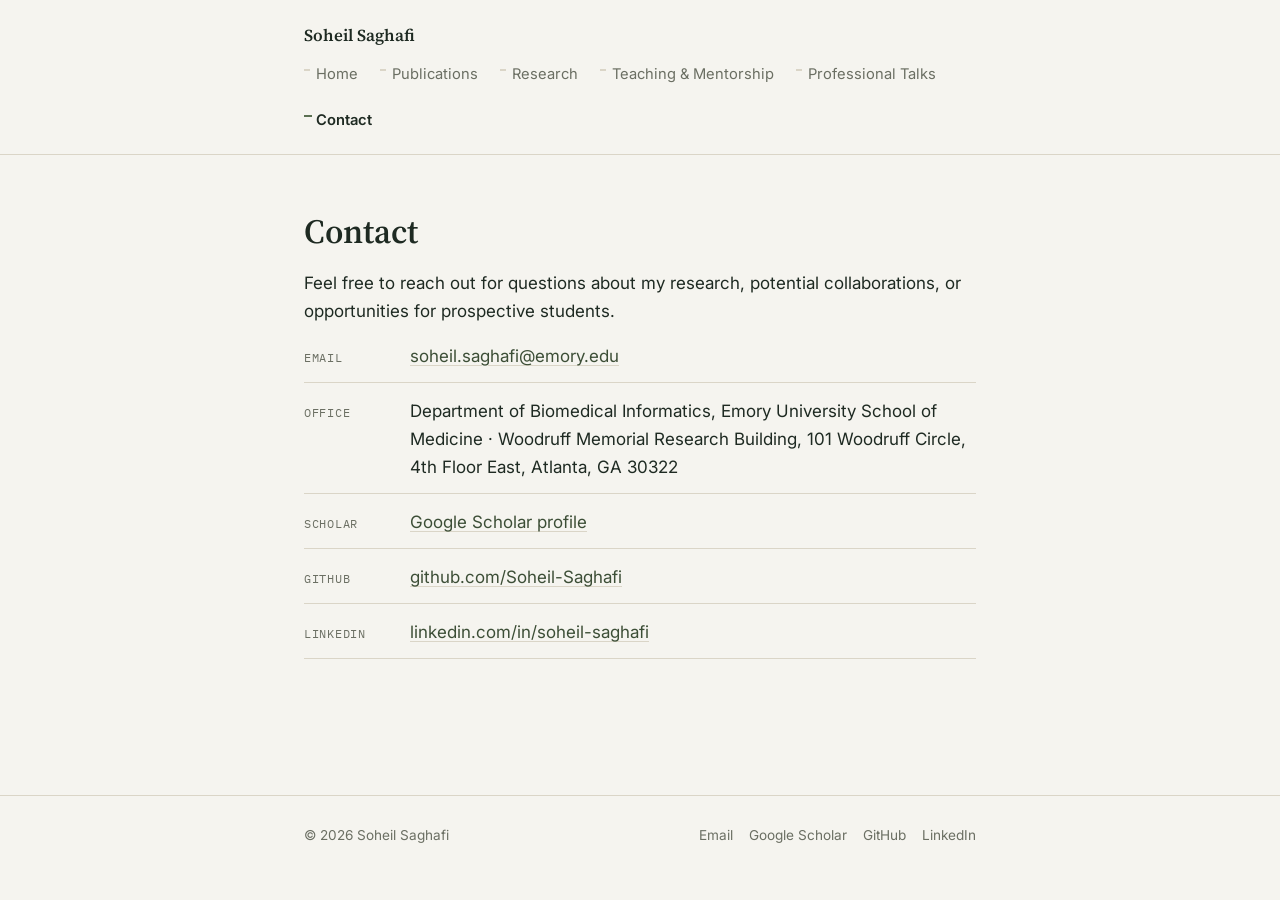
<file: contact.html>
<!DOCTYPE html>
<html lang="en">
<head>
<meta charset="UTF-8">
<meta name="viewport" content="width=device-width, initial-scale=1.0">

<title>Contact | Soheil Saghafi</title>

<meta name="description"
      content="Contact Soheil Saghafi, Postdoctoral Research Fellow at Emory University. Email, professional profiles, and collaboration opportunities.">

<meta name="keywords"
      content="Contact Soheil Saghafi, Emory University, Biomedical Informatics, Collaboration, Research">

<meta name="author" content="Soheil Saghafi">

<link rel="preconnect" href="https://fonts.googleapis.com">
<link
  href="https://fonts.googleapis.com/css2?family=Source+Serif+4:wght@400;600;700&family=Inter:wght@400;500;600&family=IBM+Plex+Mono:wght@400;500&display=swap"
  rel="stylesheet"
>
<link rel="stylesheet" href="style.css">

<!-- Google Analytics (GA4) -->
<!-- Replace both occurrences of G-XXXXXXXXXX with your actual Measurement ID -->
<script async src="https://www.googletagmanager.com/gtag/js?id=G-H8VTK8EE1M"></script>
<script>
window.dataLayer = window.dataLayer || [];

function gtag() {
  dataLayer.push(arguments);
}

gtag('js', new Date());
gtag('config', 'G-H8VTK8EE1M');
</script>

</head>
<body>

<header class="site-header">
  <div class="nav-wrap">
    <a class="site-name" href="index.html">Soheil Saghafi</a>
    <nav class="site-nav">
      <a href="index.html">Home</a>
      <a href="publications.html">Publications</a>
      <a href="research.html">Research</a>
      <a href="teaching.html">Teaching &amp; Mentorship</a>
      <a href="talks.html">Professional Talks</a>
      <a href="contact.html" class="active">Contact</a>
    </nav>
  </div>
</header>

<main>
  <h1>Contact</h1>
  <p>Feel free to reach out for questions about my research, potential
  collaborations, or opportunities for prospective students.</p>

  <ul class="contact-list">
    <li><span class="label">Email</span> <a href="mailto:soheil.saghafi@emory.edu">soheil.saghafi@emory.edu</a></li>
    <li><span class="label">Office</span> Department of Biomedical Informatics, Emory University School of Medicine &middot; Woodruff Memorial Research Building, 101 Woodruff Circle, 4th Floor East, Atlanta, GA 30322</li>
    <li><span class="label">Scholar</span> <a href="https://scholar.google.com/citations?user=a5TkFIcAAAAJ&hl=en" target="_blank" rel="noopener">Google Scholar profile</a></li>
    <li><span class="label">GitHub</span> <a href="https://github.com/Soheil-Saghafi" target="_blank" rel="noopener">github.com/Soheil-Saghafi</a></li>
    <li><span class="label">LinkedIn</span> <a href="https://www.linkedin.com/in/soheil-saghafi" target="_blank" rel="noopener">linkedin.com/in/soheil-saghafi</a></li>
  </ul>
</main>

<footer class="site-footer">
  <div class="footer-wrap">
    <span>&copy; <span id="year"></span> Soheil Saghafi</span>
    <span class="footer-links">
      <a href="mailto:soheil.saghafi@emory.edu">Email</a>
      <a href="https://scholar.google.com/citations?user=a5TkFIcAAAAJ&hl=en" target="_blank" rel="noopener">Google Scholar</a>
      <a href="https://github.com/Soheil-Saghafi" target="_blank" rel="noopener">GitHub</a>
      <a href="https://www.linkedin.com/in/soheil-saghafi" target="_blank" rel="noopener">LinkedIn</a>
    </span>
  </div>
</footer>

<script>document.getElementById('year').textContent = new Date().getFullYear();</script>
</body>
</html>
</file>
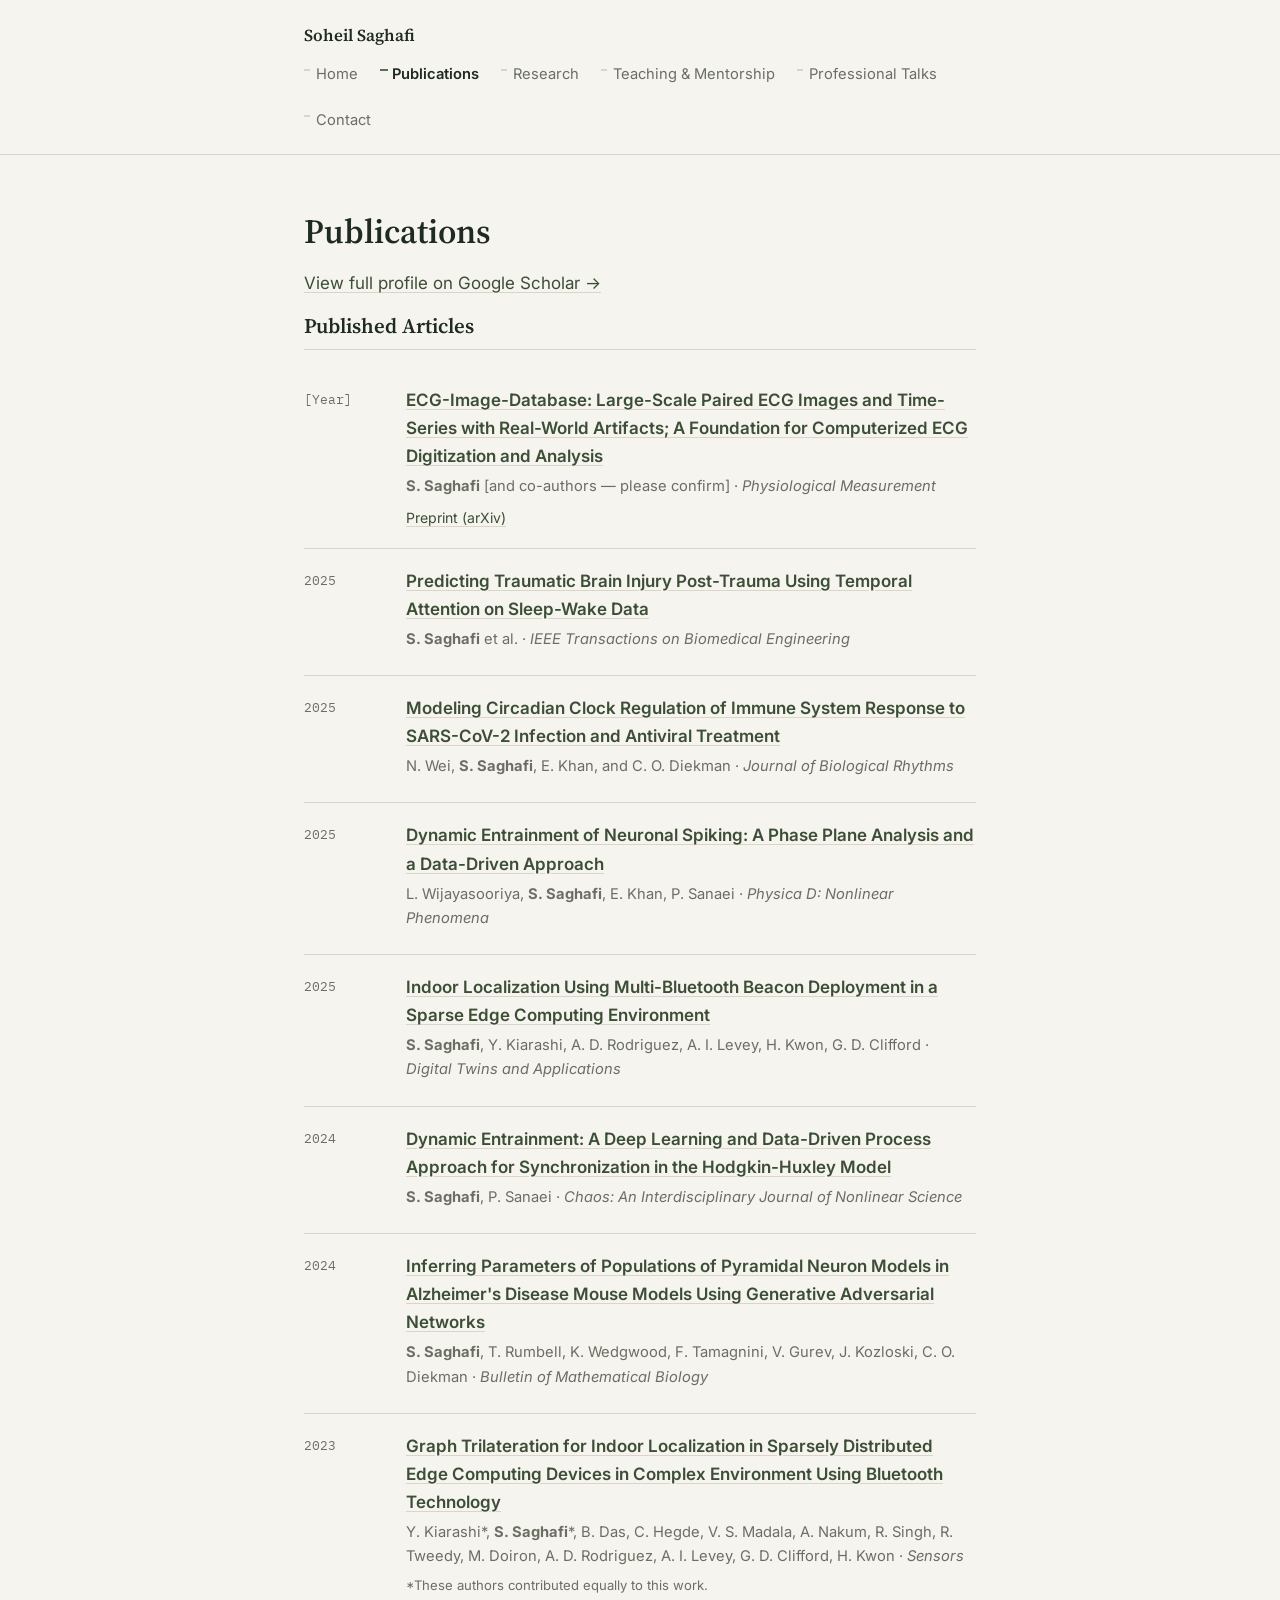
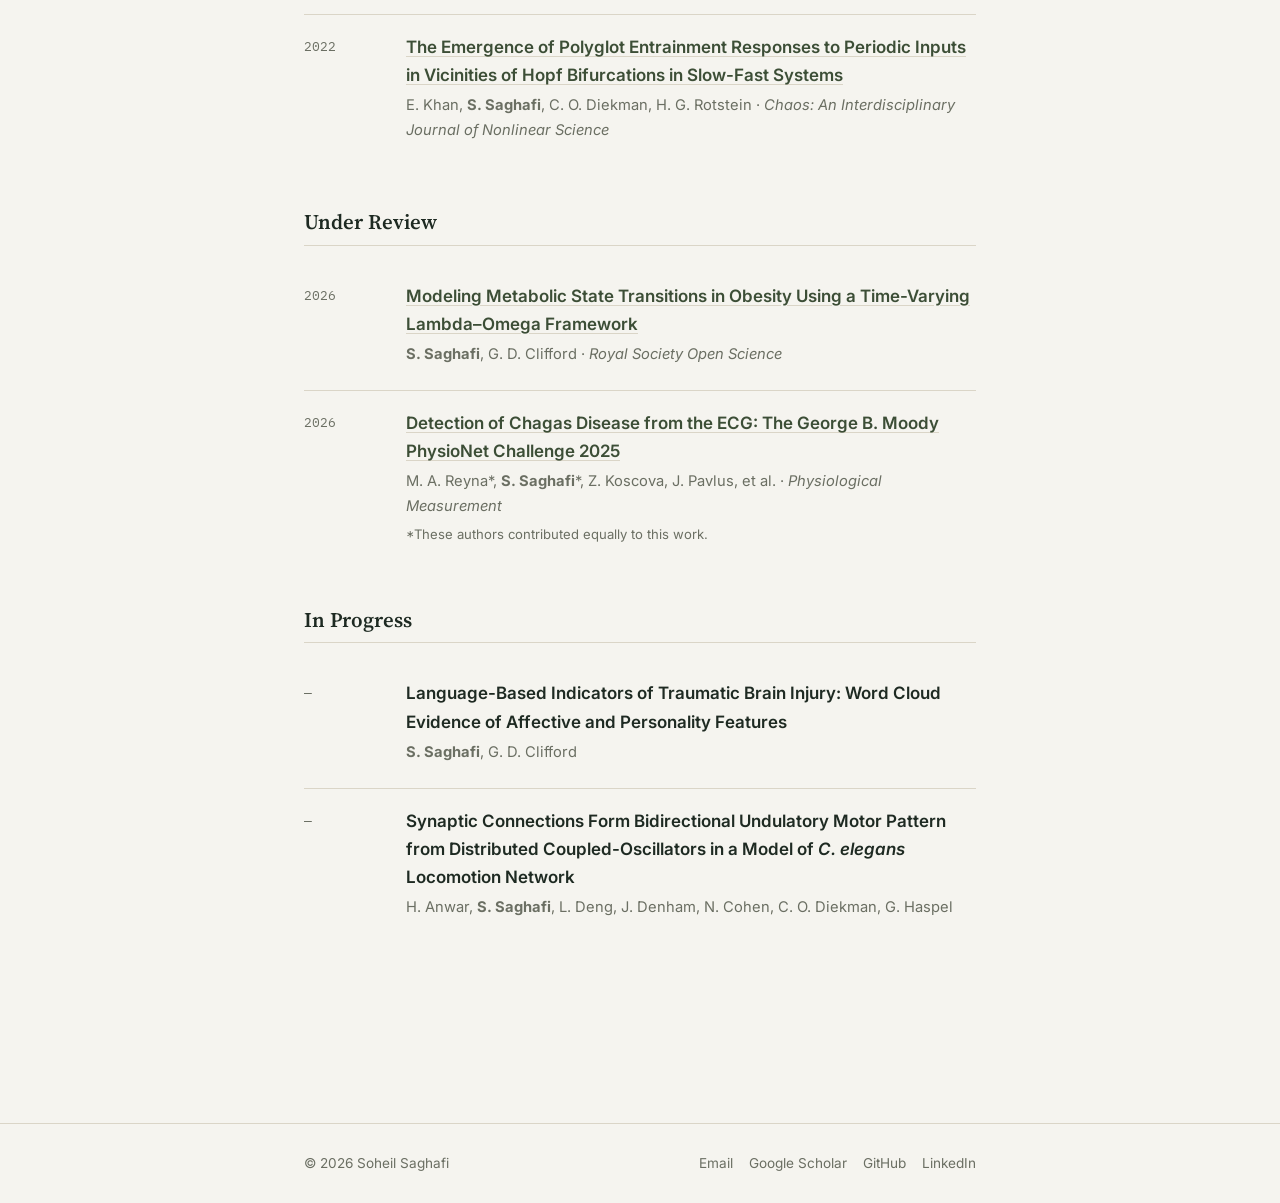
<file: publications.html>
<!DOCTYPE html>
<html lang="en">
<head>
<meta charset="UTF-8">
<meta name="viewport" content="width=device-width, initial-scale=1.0">

<title>Publications | Soheil Saghafi</title>

<meta name="description"
      content="Peer-reviewed publications, journal articles, manuscripts under review, and ongoing research by Soheil Saghafi in artificial intelligence, biomedical informatics, mathematical modeling, and digital health.">

<meta name="keywords"
      content="Soheil Saghafi publications, Google Scholar, research papers, biomedical informatics, AI publications, machine learning papers, computational biology">

<meta name="author" content="Soheil Saghafi">

<link rel="preconnect" href="https://fonts.googleapis.com">
<link
  href="https://fonts.googleapis.com/css2?family=Source+Serif+4:wght@400;600;700&family=Inter:wght@400;500;600&family=IBM+Plex+Mono:wght@400;500&display=swap"
  rel="stylesheet"
>
<link rel="stylesheet" href="style.css">

<!-- Google Analytics (GA4) -->
<!-- Replace both occurrences of G-XXXXXXXXXX with your actual Measurement ID. -->
<script async src="https://www.googletagmanager.com/gtag/js?id=G-H8VTK8EE1M"></script>
<script>
  window.dataLayer = window.dataLayer || [];

  function gtag() {
    dataLayer.push(arguments);
  }

  gtag('js', new Date());
  gtag('config', 'G-H8VTK8EE1M');
</script>

</head>
<body>

<header class="site-header">
  <div class="nav-wrap">
    <a class="site-name" href="index.html">Soheil Saghafi</a>

    <nav class="site-nav" aria-label="Main navigation">
      <a href="index.html">Home</a>
      <a href="publications.html" class="active" aria-current="page">Publications</a>
      <a href="research.html">Research</a>
      <a href="teaching.html">Teaching &amp; Mentorship</a>
      <a href="talks.html">Professional Talks</a>
      <a href="contact.html">Contact</a>
    </nav>
  </div>
</header>

<main>
  <h1>Publications</h1>

  <p>
    <a
      href="https://scholar.google.com/citations?user=a5TkFIcAAAAJ&hl=en"
      target="_blank"
      rel="noopener noreferrer"
    >
      View full profile on Google Scholar &rarr;
    </a>
  </p>

  <section>
    <h2>Published Articles</h2>

    <div class="entry">
      <div class="entry-date">[Year]</div>
      <div>
        <p class="entry-title">
          <a
            href="https://doi.org/10.1088/1361-6579/ae85b2"
            target="_blank"
            rel="noopener noreferrer"
          >
            ECG-Image-Database: Large-Scale Paired ECG Images and Time-Series with
            Real-World Artifacts; A Foundation for Computerized ECG Digitization
            and Analysis
          </a>
        </p>

        <p class="entry-meta">
          <strong>S. Saghafi</strong>
          [and co-authors &mdash; please confirm]
          &middot;
          <em>Physiological Measurement</em>
        </p>

        <div class="entry-links">
          <a
            href="https://arxiv.org/abs/2409.16612"
            target="_blank"
            rel="noopener noreferrer"
          >
            Preprint (arXiv)
          </a>
        </div>
      </div>
    </div>

    <div class="entry">
      <div class="entry-date">2025</div>
      <div>
        <p class="entry-title">
          <a
            href="https://doi.org/10.1109/TBME.2025.3592009"
            target="_blank"
            rel="noopener noreferrer"
          >
            Predicting Traumatic Brain Injury Post-Trauma Using Temporal Attention
            on Sleep-Wake Data
          </a>
        </p>

        <p class="entry-meta">
          <strong>S. Saghafi</strong> et al.
          &middot;
          <em>IEEE Transactions on Biomedical Engineering</em>
        </p>
      </div>
    </div>

    <div class="entry">
      <div class="entry-date">2025</div>
      <div>
        <p class="entry-title">
          <a
            href="https://doi.org/10.1177/07487304251370409"
            target="_blank"
            rel="noopener noreferrer"
          >
            Modeling Circadian Clock Regulation of Immune System Response to
            SARS-CoV-2 Infection and Antiviral Treatment
          </a>
        </p>

        <p class="entry-meta">
          N. Wei, <strong>S. Saghafi</strong>, E. Khan, and C. O. Diekman
          &middot;
          <em>Journal of Biological Rhythms</em>
        </p>
      </div>
    </div>

    <div class="entry">
      <div class="entry-date">2025</div>
      <div>
        <p class="entry-title">
          <a
            href="https://doi.org/10.1016/j.physd.2025.135071"
            target="_blank"
            rel="noopener noreferrer"
          >
            Dynamic Entrainment of Neuronal Spiking: A Phase Plane Analysis and a
            Data-Driven Approach
          </a>
        </p>

        <p class="entry-meta">
          L. Wijayasooriya, <strong>S. Saghafi</strong>, E. Khan, P. Sanaei
          &middot;
          <em>Physica D: Nonlinear Phenomena</em>
        </p>
      </div>
    </div>

    <div class="entry">
      <div class="entry-date">2025</div>
      <div>
        <p class="entry-title">
          <a
            href="https://doi.org/10.1049/dgt2.70001"
            target="_blank"
            rel="noopener noreferrer"
          >
            Indoor Localization Using Multi-Bluetooth Beacon Deployment in a Sparse
            Edge Computing Environment
          </a>
        </p>

        <p class="entry-meta">
          <strong>S. Saghafi</strong>, Y. Kiarashi, A. D. Rodriguez, A. I. Levey,
          H. Kwon, G. D. Clifford
          &middot;
          <em>Digital Twins and Applications</em>
        </p>
      </div>
    </div>

    <div class="entry">
      <div class="entry-date">2024</div>
      <div>
        <p class="entry-title">
          <a
            href="https://doi.org/10.1063/5.0219848"
            target="_blank"
            rel="noopener noreferrer"
          >
            Dynamic Entrainment: A Deep Learning and Data-Driven Process Approach
            for Synchronization in the Hodgkin-Huxley Model
          </a>
        </p>

        <p class="entry-meta">
          <strong>S. Saghafi</strong>, P. Sanaei
          &middot;
          <em>Chaos: An Interdisciplinary Journal of Nonlinear Science</em>
        </p>
      </div>
    </div>

    <div class="entry">
      <div class="entry-date">2024</div>
      <div>
        <p class="entry-title">
          <a
            href="https://doi.org/10.1007/s11538-024-01273-5"
            target="_blank"
            rel="noopener noreferrer"
          >
            Inferring Parameters of Populations of Pyramidal Neuron Models in
            Alzheimer's Disease Mouse Models Using Generative Adversarial Networks
          </a>
        </p>

        <p class="entry-meta">
          <strong>S. Saghafi</strong>, T. Rumbell, K. Wedgwood, F. Tamagnini,
          V. Gurev, J. Kozloski, C. O. Diekman
          &middot;
          <em>Bulletin of Mathematical Biology</em>
        </p>
      </div>
    </div>

    <div class="entry">
      <div class="entry-date">2023</div>
      <div>
        <p class="entry-title">
          <a
            href="https://doi.org/10.3390/s23239517"
            target="_blank"
            rel="noopener noreferrer"
          >
            Graph Trilateration for Indoor Localization in Sparsely Distributed
            Edge Computing Devices in Complex Environment Using Bluetooth
            Technology
          </a>
        </p>

        <p class="entry-meta">
          Y. Kiarashi*, <strong>S. Saghafi</strong>*, B. Das, C. Hegde,
          V. S. Madala, A. Nakum, R. Singh, R. Tweedy, M. Doiron,
          A. D. Rodriguez, A. I. Levey, G. D. Clifford, H. Kwon
          &middot;
          <em>Sensors</em>
        </p>

        <p
          class="entry-desc"
          style="font-size:0.82rem; color:var(--muted); margin-top:4px;"
        >
          *These authors contributed equally to this work.
        </p>
      </div>
    </div>

    <div class="entry">
      <div class="entry-date">2022</div>
      <div>
        <p class="entry-title">
          <a
            href="https://doi.org/10.1063/5.0079198"
            target="_blank"
            rel="noopener noreferrer"
          >
            The Emergence of Polyglot Entrainment Responses to Periodic Inputs in
            Vicinities of Hopf Bifurcations in Slow-Fast Systems
          </a>
        </p>

        <p class="entry-meta">
          E. Khan, <strong>S. Saghafi</strong>, C. O. Diekman, H. G. Rotstein
          &middot;
          <em>Chaos: An Interdisciplinary Journal of Nonlinear Science</em>
        </p>
      </div>
    </div>
  </section>

  <section>
    <h2>Under Review</h2>

    <div class="entry">
      <div class="entry-date">2026</div>
      <div>
        <p class="entry-title">
          <a
            href="https://pmc.ncbi.nlm.nih.gov/articles/PMC13019450/"
            target="_blank"
            rel="noopener noreferrer"
          >
            Modeling Metabolic State Transitions in Obesity Using a Time-Varying
            Lambda&ndash;Omega Framework
          </a>
        </p>

        <p class="entry-meta">
          <strong>S. Saghafi</strong>, G. D. Clifford
          &middot;
          <em>Royal Society Open Science</em>
        </p>
      </div>
    </div>

    <div class="entry">
      <div class="entry-date">2026</div>
      <div>
        <p class="entry-title">
          <a
            href="https://arxiv.org/abs/2510.02202"
            target="_blank"
            rel="noopener noreferrer"
          >
            Detection of Chagas Disease from the ECG: The George B. Moody PhysioNet
            Challenge 2025
          </a>
        </p>

        <p class="entry-meta">
          M. A. Reyna*, <strong>S. Saghafi</strong>*, Z. Koscova, J. Pavlus,
          et al.
          &middot;
          <em>Physiological Measurement</em>
        </p>

        <p
          class="entry-desc"
          style="font-size:0.82rem; color:var(--muted); margin-top:4px;"
        >
          *These authors contributed equally to this work.
        </p>
      </div>
    </div>
  </section>

  <section>
    <h2>In Progress</h2>

    <div class="entry">
      <div class="entry-date">&mdash;</div>
      <div>
        <p class="entry-title">
          Language-Based Indicators of Traumatic Brain Injury: Word Cloud Evidence
          of Affective and Personality Features
        </p>

        <p class="entry-meta">
          <strong>S. Saghafi</strong>, G. D. Clifford
        </p>
      </div>
    </div>

    <div class="entry">
      <div class="entry-date">&mdash;</div>
      <div>
        <p class="entry-title">
          Synaptic Connections Form Bidirectional Undulatory Motor Pattern from
          Distributed Coupled-Oscillators in a Model of <em>C. elegans</em>
          Locomotion Network
        </p>

        <p class="entry-meta">
          H. Anwar, <strong>S. Saghafi</strong>, L. Deng, J. Denham, N. Cohen,
          C. O. Diekman, G. Haspel
        </p>
      </div>
    </div>
  </section>
</main>

<footer class="site-footer">
  <div class="footer-wrap">
    <span>&copy; <span id="year"></span> Soheil Saghafi</span>

    <span class="footer-links">
      <a href="mailto:soheil.saghafi@emory.edu">Email</a>

      <a
        href="https://scholar.google.com/citations?user=a5TkFIcAAAAJ&hl=en"
        target="_blank"
        rel="noopener noreferrer"
      >
        Google Scholar
      </a>

      <a
        href="https://github.com/Soheil-Saghafi"
        target="_blank"
        rel="noopener noreferrer"
      >
        GitHub
      </a>

      <a
        href="https://www.linkedin.com/in/soheil-saghafi"
        target="_blank"
        rel="noopener noreferrer"
      >
        LinkedIn
      </a>
    </span>
  </div>
</footer>

<script>
  document.getElementById('year').textContent = new Date().getFullYear();
</script>

</body>
</html>
</file>
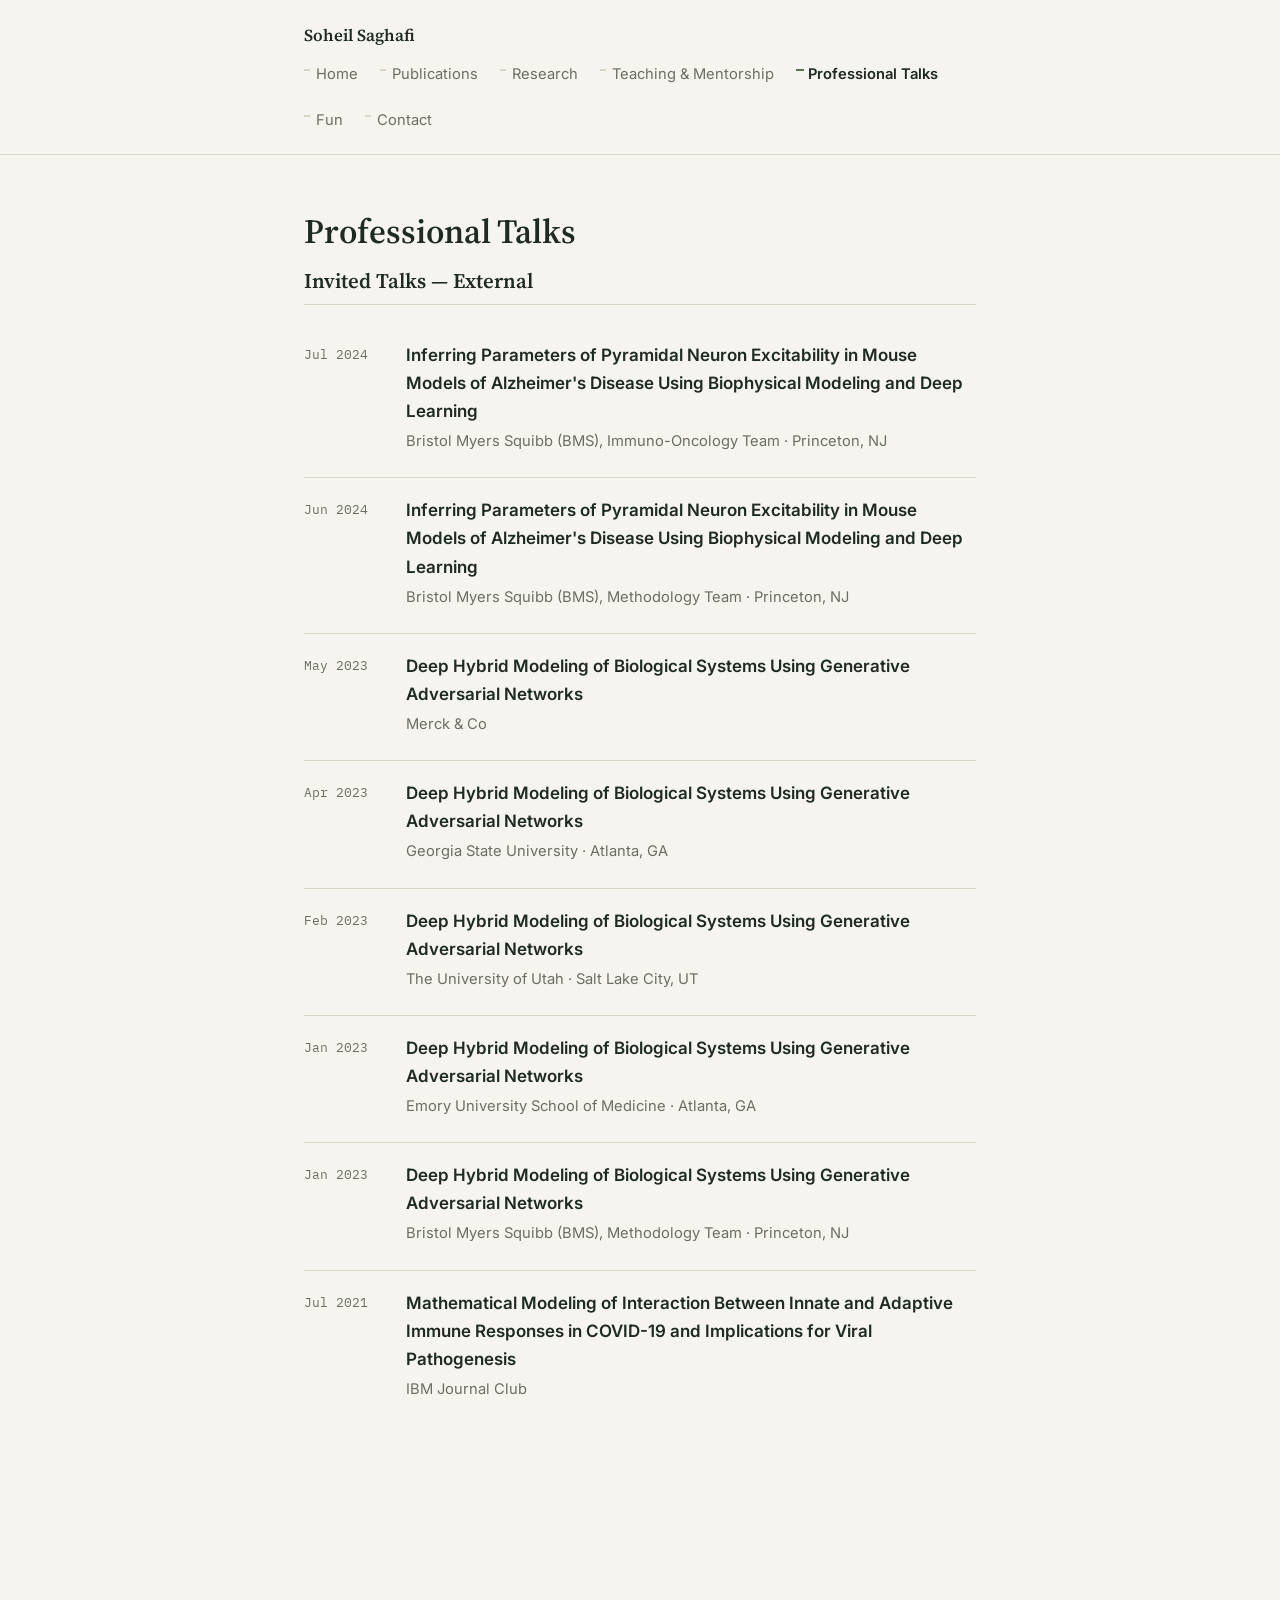
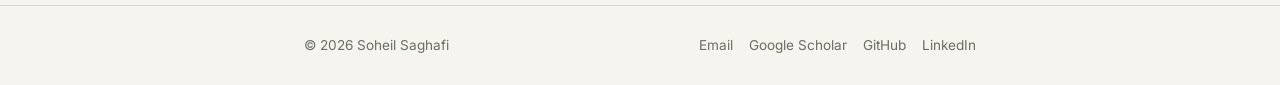
<file: Talks.html>
<!DOCTYPE html>
<html lang="en">
<head>
<meta charset="UTF-8">
<meta name="viewport" content="width=device-width, initial-scale=1.0">
<title>Professional Talks — Soheil Saghafi</title>
<link rel="preconnect" href="https://fonts.googleapis.com">
<link href="https://fonts.googleapis.com/css2?family=Source+Serif+4:wght@400;600;700&family=Inter:wght@400;500;600&family=IBM+Plex+Mono:wght@400;500&display=swap" rel="stylesheet">
<link rel="stylesheet" href="style.css">
</head>
<body>

<header class="site-header">
  <div class="nav-wrap">
    <a class="site-name" href="index.html">Soheil Saghafi</a>
    <nav class="site-nav">
      <a href="index.html">Home</a>
      <a href="publications.html">Publications</a>
      <a href="research.html">Research</a>
      <a href="teaching.html">Teaching &amp; Mentorship</a>
      <a href="talks.html" class="active">Professional Talks</a>
      <a href="fun.html">Fun</a>
      <a href="contact.html">Contact</a>
    </nav>
  </div>
</header>

<main>
  <h1>Professional Talks</h1>

  <section>
    <h2>Invited Talks &mdash; External</h2>

    <div class="entry">
      <div class="entry-date">Jul 2024</div>
      <div>
        <p class="entry-title">Inferring Parameters of Pyramidal Neuron Excitability in Mouse Models of Alzheimer's Disease Using Biophysical Modeling and Deep Learning</p>
        <p class="entry-meta">Bristol Myers Squibb (BMS), Immuno-Oncology Team &middot; Princeton, NJ</p>
      </div>
    </div>

    <div class="entry">
      <div class="entry-date">Jun 2024</div>
      <div>
        <p class="entry-title">Inferring Parameters of Pyramidal Neuron Excitability in Mouse Models of Alzheimer's Disease Using Biophysical Modeling and Deep Learning</p>
        <p class="entry-meta">Bristol Myers Squibb (BMS), Methodology Team &middot; Princeton, NJ</p>
      </div>
    </div>

    <div class="entry">
      <div class="entry-date">May 2023</div>
      <div>
        <p class="entry-title">Deep Hybrid Modeling of Biological Systems Using Generative Adversarial Networks</p>
        <p class="entry-meta">Merck &amp; Co</p>
      </div>
    </div>

    <div class="entry">
      <div class="entry-date">Apr 2023</div>
      <div>
        <p class="entry-title">Deep Hybrid Modeling of Biological Systems Using Generative Adversarial Networks</p>
        <p class="entry-meta">Georgia State University &middot; Atlanta, GA</p>
      </div>
    </div>

    <div class="entry">
      <div class="entry-date">Feb 2023</div>
      <div>
        <p class="entry-title">Deep Hybrid Modeling of Biological Systems Using Generative Adversarial Networks</p>
        <p class="entry-meta">The University of Utah &middot; Salt Lake City, UT</p>
      </div>
    </div>

    <div class="entry">
      <div class="entry-date">Jan 2023</div>
      <div>
        <p class="entry-title">Deep Hybrid Modeling of Biological Systems Using Generative Adversarial Networks</p>
        <p class="entry-meta">Emory University School of Medicine &middot; Atlanta, GA</p>
      </div>
    </div>

    <div class="entry">
      <div class="entry-date">Jan 2023</div>
      <div>
        <p class="entry-title">Deep Hybrid Modeling of Biological Systems Using Generative Adversarial Networks</p>
        <p class="entry-meta">Bristol Myers Squibb (BMS), Methodology Team &middot; Princeton, NJ</p>
      </div>
    </div>

    <div class="entry">
      <div class="entry-date">Jul 2021</div>
      <div>
        <p class="entry-title">Mathematical Modeling of Interaction Between Innate and Adaptive Immune Responses in COVID-19 and Implications for Viral Pathogenesis</p>
        <p class="entry-meta">IBM Journal Club</p>
      </div>
    </div>
  </section>
</main>

<footer class="site-footer">
  <div class="footer-wrap">
    <span>&copy; <span id="year"></span> Soheil Saghafi</span>
    <span class="footer-links">
      <a href="mailto:soheil.saghafi@emory.edu">Email</a>
      <a href="https://scholar.google.com/citations?user=a5TkFIcAAAAJ&hl=en" target="_blank" rel="noopener">Google Scholar</a>
      <a href="https://github.com/Soheil-Saghafi" target="_blank" rel="noopener">GitHub</a>
      <a href="https://www.linkedin.com/in/soheil-saghafi" target="_blank" rel="noopener">LinkedIn</a>
    </span>
  </div>
</footer>

<script>document.getElementById('year').textContent = new Date().getFullYear();</script>
</body>
</html>
</file>
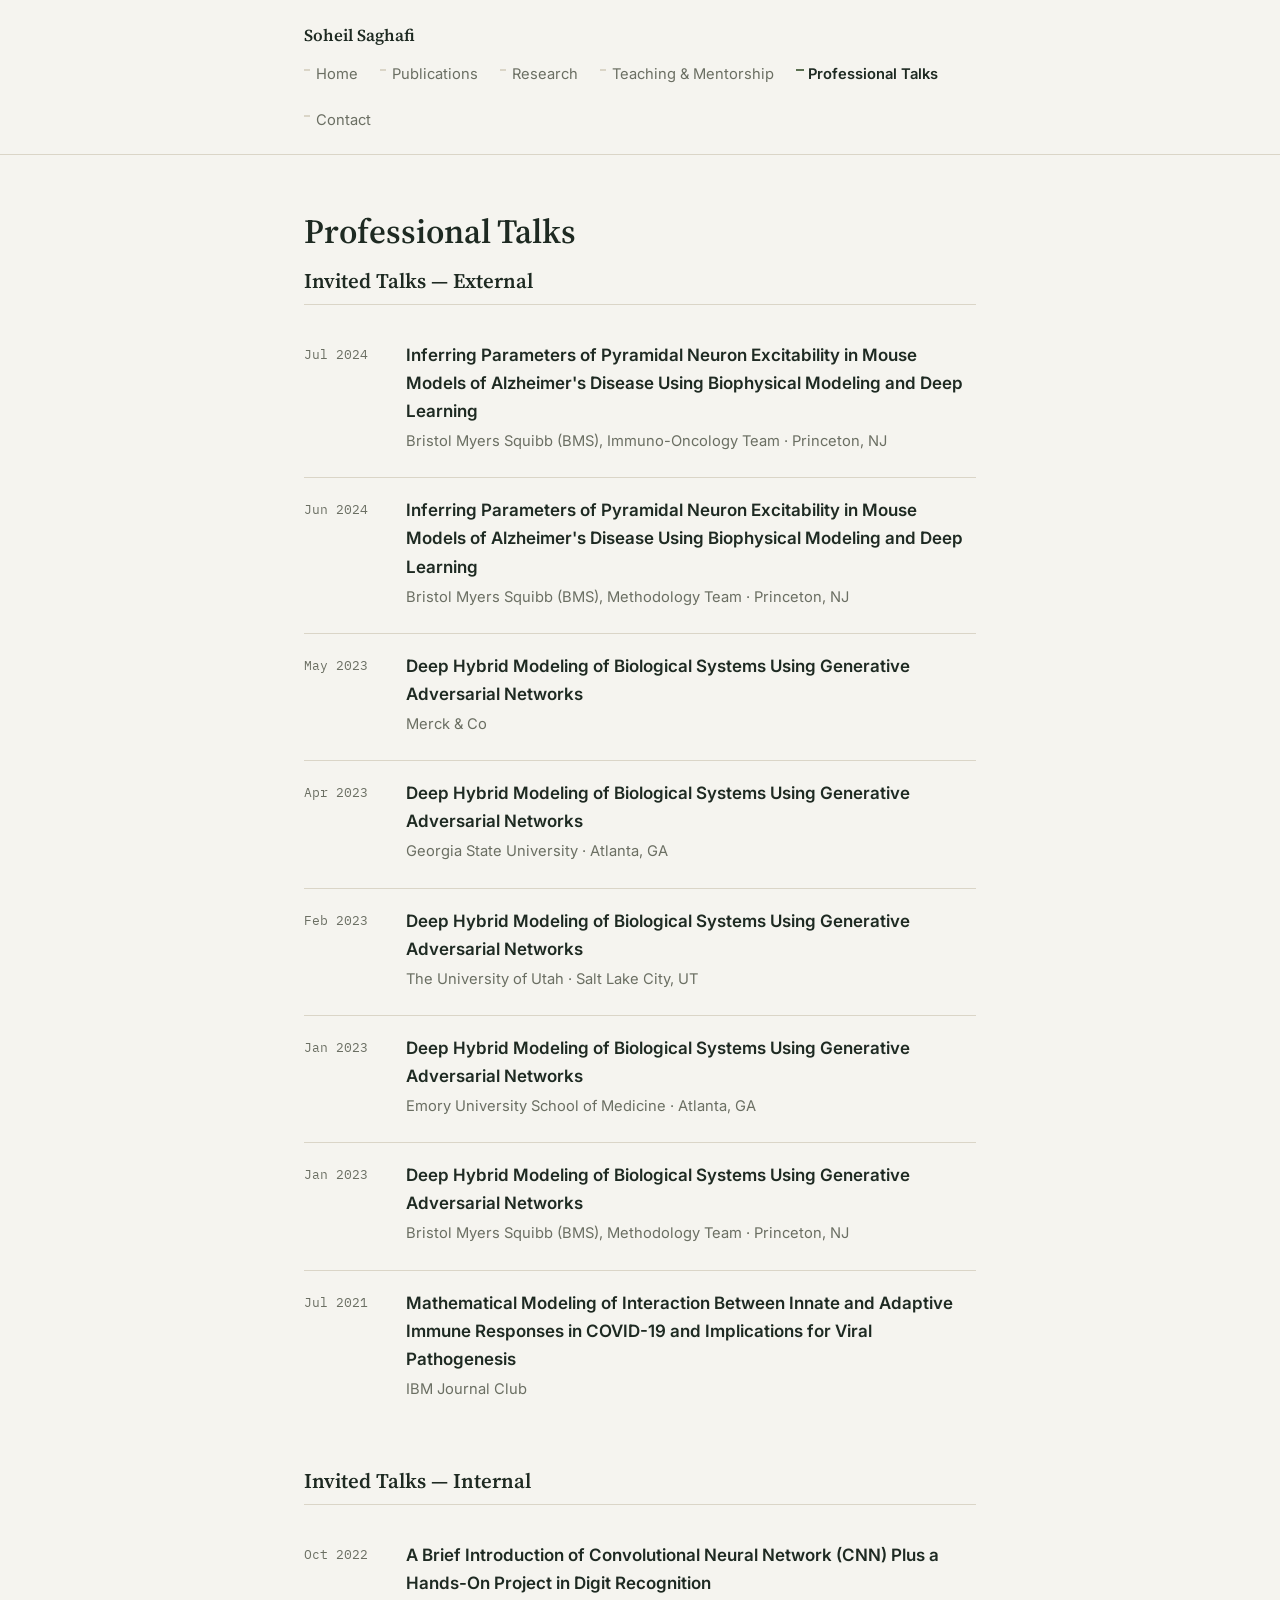
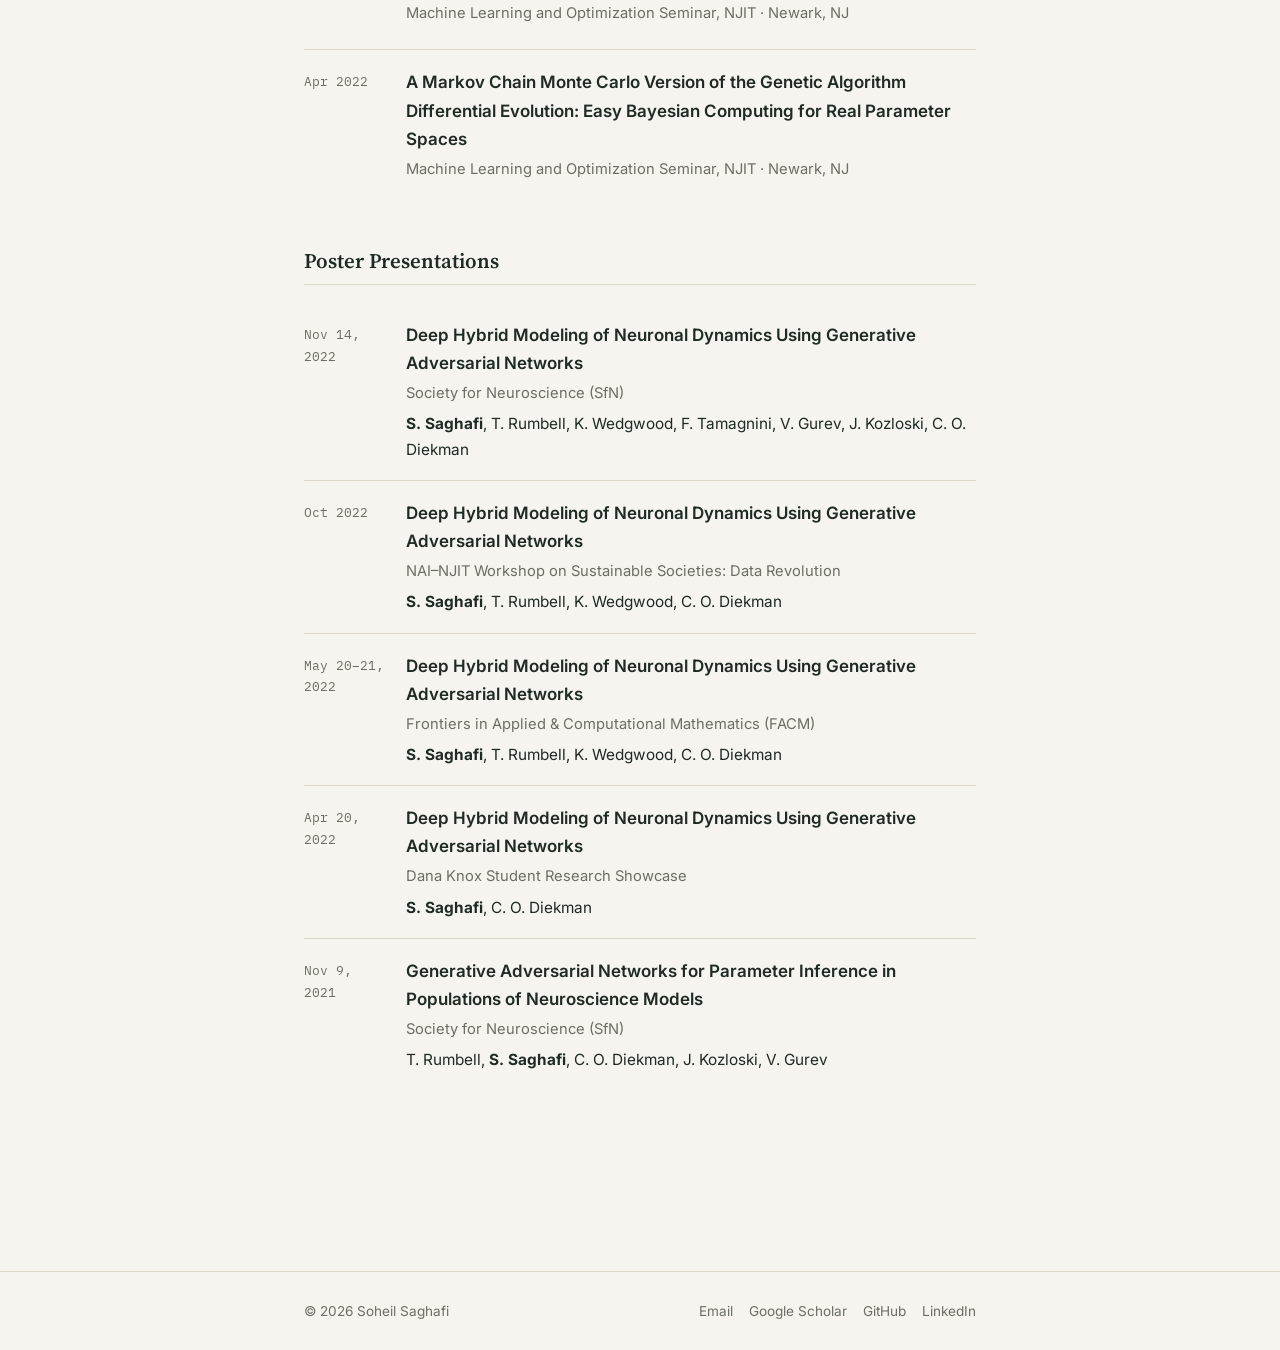
<file: talks.html>
<!DOCTYPE html>
<html lang="en">
<head>
<meta charset="UTF-8">
<meta name="viewport" content="width=device-width, initial-scale=1.0">

<title>Professional Talks | Soheil Saghafi</title>

<meta name="description"
      content="Conference presentations, invited talks, workshops, seminars, and professional lectures by Soheil Saghafi.">

<meta name="keywords"
      content="Conference presentations, Invited talks, Biomedical Informatics, AI talks, Machine Learning presentations, Emory University">

<meta name="author" content="Soheil Saghafi">

<link rel="preconnect" href="https://fonts.googleapis.com">
<link
  href="https://fonts.googleapis.com/css2?family=Source+Serif+4:wght@400;600;700&family=Inter:wght@400;500;600&family=IBM+Plex+Mono:wght@400;500&display=swap"
  rel="stylesheet"
>
<link rel="stylesheet" href="style.css">

<!-- Google Analytics (GA4) -->
<!-- Replace both occurrences of G-XXXXXXXXXX with your actual Measurement ID -->
<script async src="https://www.googletagmanager.com/gtag/js?id=G-H8VTK8EE1M"></script>
<script>
window.dataLayer = window.dataLayer || [];

function gtag() {
  dataLayer.push(arguments);
}

gtag('js', new Date());
gtag('config', 'G-H8VTK8EE1M');
</script>

</head>
<body>

<header class="site-header">
  <div class="nav-wrap">
    <a class="site-name" href="index.html">Soheil Saghafi</a>
    <nav class="site-nav">
      <a href="index.html">Home</a>
      <a href="publications.html">Publications</a>
      <a href="research.html">Research</a>
      <a href="teaching.html">Teaching &amp; Mentorship</a>
      <a href="talks.html" class="active">Professional Talks</a>
      <a href="contact.html">Contact</a>
    </nav>
  </div>
</header>

<main>
  <h1>Professional Talks</h1>

  <section>
    <h2>Invited Talks &mdash; External</h2>

    <div class="entry">
      <div class="entry-date">Jul 2024</div>
      <div>
        <p class="entry-title">Inferring Parameters of Pyramidal Neuron Excitability in Mouse Models of Alzheimer's Disease Using Biophysical Modeling and Deep Learning</p>
        <p class="entry-meta">Bristol Myers Squibb (BMS), Immuno-Oncology Team &middot; Princeton, NJ</p>
      </div>
    </div>

    <div class="entry">
      <div class="entry-date">Jun 2024</div>
      <div>
        <p class="entry-title">Inferring Parameters of Pyramidal Neuron Excitability in Mouse Models of Alzheimer's Disease Using Biophysical Modeling and Deep Learning</p>
        <p class="entry-meta">Bristol Myers Squibb (BMS), Methodology Team &middot; Princeton, NJ</p>
      </div>
    </div>

    <div class="entry">
      <div class="entry-date">May 2023</div>
      <div>
        <p class="entry-title">Deep Hybrid Modeling of Biological Systems Using Generative Adversarial Networks</p>
        <p class="entry-meta">Merck &amp; Co</p>
      </div>
    </div>

    <div class="entry">
      <div class="entry-date">Apr 2023</div>
      <div>
        <p class="entry-title">Deep Hybrid Modeling of Biological Systems Using Generative Adversarial Networks</p>
        <p class="entry-meta">Georgia State University &middot; Atlanta, GA</p>
      </div>
    </div>

    <div class="entry">
      <div class="entry-date">Feb 2023</div>
      <div>
        <p class="entry-title">Deep Hybrid Modeling of Biological Systems Using Generative Adversarial Networks</p>
        <p class="entry-meta">The University of Utah &middot; Salt Lake City, UT</p>
      </div>
    </div>

    <div class="entry">
      <div class="entry-date">Jan 2023</div>
      <div>
        <p class="entry-title">Deep Hybrid Modeling of Biological Systems Using Generative Adversarial Networks</p>
        <p class="entry-meta">Emory University School of Medicine &middot; Atlanta, GA</p>
      </div>
    </div>

    <div class="entry">
      <div class="entry-date">Jan 2023</div>
      <div>
        <p class="entry-title">Deep Hybrid Modeling of Biological Systems Using Generative Adversarial Networks</p>
        <p class="entry-meta">Bristol Myers Squibb (BMS), Methodology Team &middot; Princeton, NJ</p>
      </div>
    </div>

    <div class="entry">
      <div class="entry-date">Jul 2021</div>
      <div>
        <p class="entry-title">Mathematical Modeling of Interaction Between Innate and Adaptive Immune Responses in COVID-19 and Implications for Viral Pathogenesis</p>
        <p class="entry-meta">IBM Journal Club</p>
      </div>
    </div>
  </section>

  <section>
    <h2>Invited Talks &mdash; Internal</h2>

    <div class="entry">
      <div class="entry-date">Oct 2022</div>
      <div>
        <p class="entry-title">A Brief Introduction of Convolutional Neural Network (CNN) Plus a Hands-On Project in Digit Recognition</p>
        <p class="entry-meta">Machine Learning and Optimization Seminar, NJIT &middot; Newark, NJ</p>
      </div>
    </div>

    <div class="entry">
      <div class="entry-date">Apr 2022</div>
      <div>
        <p class="entry-title">A Markov Chain Monte Carlo Version of the Genetic Algorithm Differential Evolution: Easy Bayesian Computing for Real Parameter Spaces</p>
        <p class="entry-meta">Machine Learning and Optimization Seminar, NJIT &middot; Newark, NJ</p>
      </div>
    </div>
  </section>

  <section>
    <h2>Poster Presentations</h2>

    <div class="entry">
      <div class="entry-date">Nov 14, 2022</div>
      <div>
        <p class="entry-title">Deep Hybrid Modeling of Neuronal Dynamics Using Generative Adversarial Networks</p>
        <p class="entry-meta">Society for Neuroscience (SfN)</p>
        <p class="entry-desc"><strong>S. Saghafi</strong>, T. Rumbell, K. Wedgwood, F. Tamagnini, V. Gurev, J. Kozloski, C. O. Diekman</p>
      </div>
    </div>

    <div class="entry">
      <div class="entry-date">Oct 2022</div>
      <div>
        <p class="entry-title">Deep Hybrid Modeling of Neuronal Dynamics Using Generative Adversarial Networks</p>
        <p class="entry-meta">NAI&ndash;NJIT Workshop on Sustainable Societies: Data Revolution</p>
        <p class="entry-desc"><strong>S. Saghafi</strong>, T. Rumbell, K. Wedgwood, C. O. Diekman</p>
      </div>
    </div>

    <div class="entry">
      <div class="entry-date">May 20&ndash;21, 2022</div>
      <div>
        <p class="entry-title">Deep Hybrid Modeling of Neuronal Dynamics Using Generative Adversarial Networks</p>
        <p class="entry-meta">Frontiers in Applied &amp; Computational Mathematics (FACM)</p>
        <p class="entry-desc"><strong>S. Saghafi</strong>, T. Rumbell, K. Wedgwood, C. O. Diekman</p>
      </div>
    </div>

    <div class="entry">
      <div class="entry-date">Apr 20, 2022</div>
      <div>
        <p class="entry-title">Deep Hybrid Modeling of Neuronal Dynamics Using Generative Adversarial Networks</p>
        <p class="entry-meta">Dana Knox Student Research Showcase</p>
        <p class="entry-desc"><strong>S. Saghafi</strong>, C. O. Diekman</p>
      </div>
    </div>

    <div class="entry">
      <div class="entry-date">Nov 9, 2021</div>
      <div>
        <p class="entry-title">Generative Adversarial Networks for Parameter Inference in Populations of Neuroscience Models</p>
        <p class="entry-meta">Society for Neuroscience (SfN)</p>
        <p class="entry-desc">T. Rumbell, <strong>S. Saghafi</strong>, C. O. Diekman, J. Kozloski, V. Gurev</p>
      </div>
    </div>
  </section>
</main>

<footer class="site-footer">
  <div class="footer-wrap">
    <span>&copy; <span id="year"></span> Soheil Saghafi</span>
    <span class="footer-links">
      <a href="mailto:soheil.saghafi@emory.edu">Email</a>
      <a href="https://scholar.google.com/citations?user=a5TkFIcAAAAJ&hl=en" target="_blank" rel="noopener">Google Scholar</a>
      <a href="https://github.com/Soheil-Saghafi" target="_blank" rel="noopener">GitHub</a>
      <a href="https://www.linkedin.com/in/soheil-saghafi" target="_blank" rel="noopener">LinkedIn</a>
    </span>
  </div>
</footer>

<script>document.getElementById('year').textContent = new Date().getFullYear();</script>
</body>
</html>
</file>
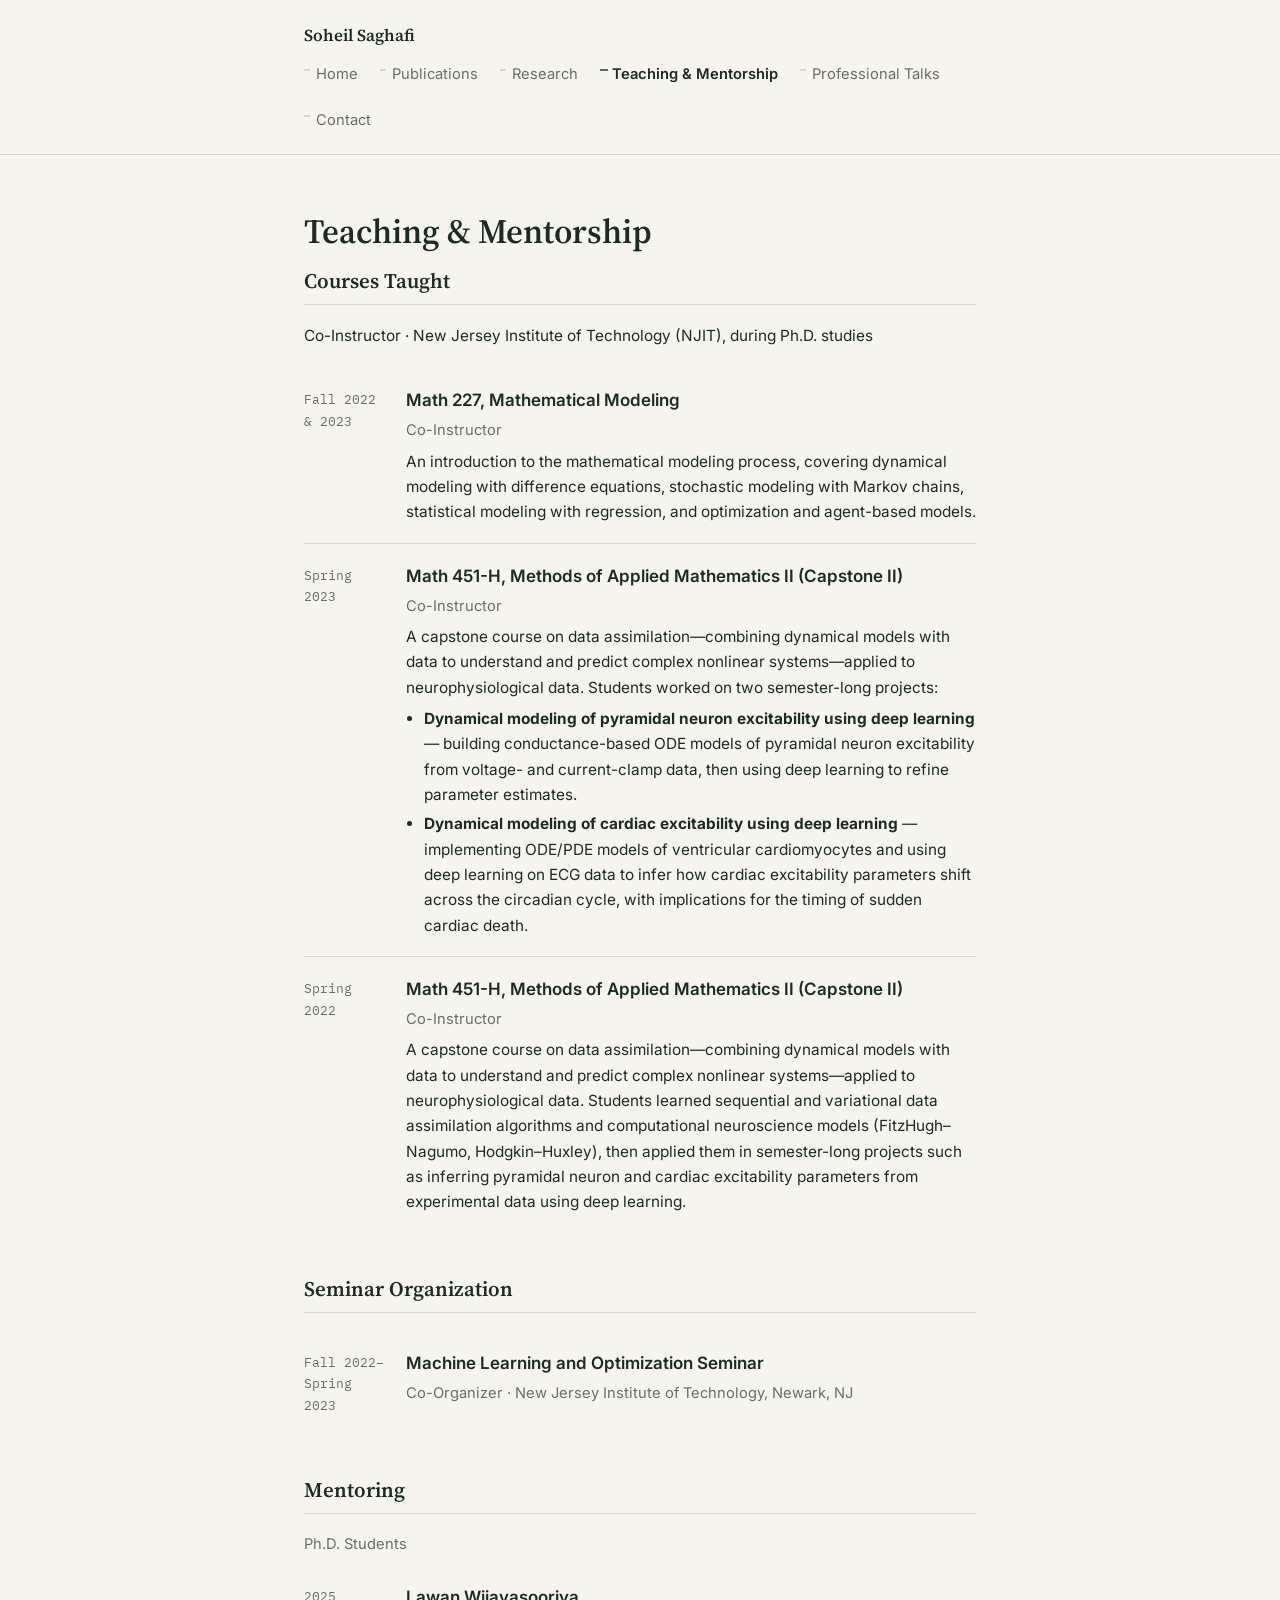
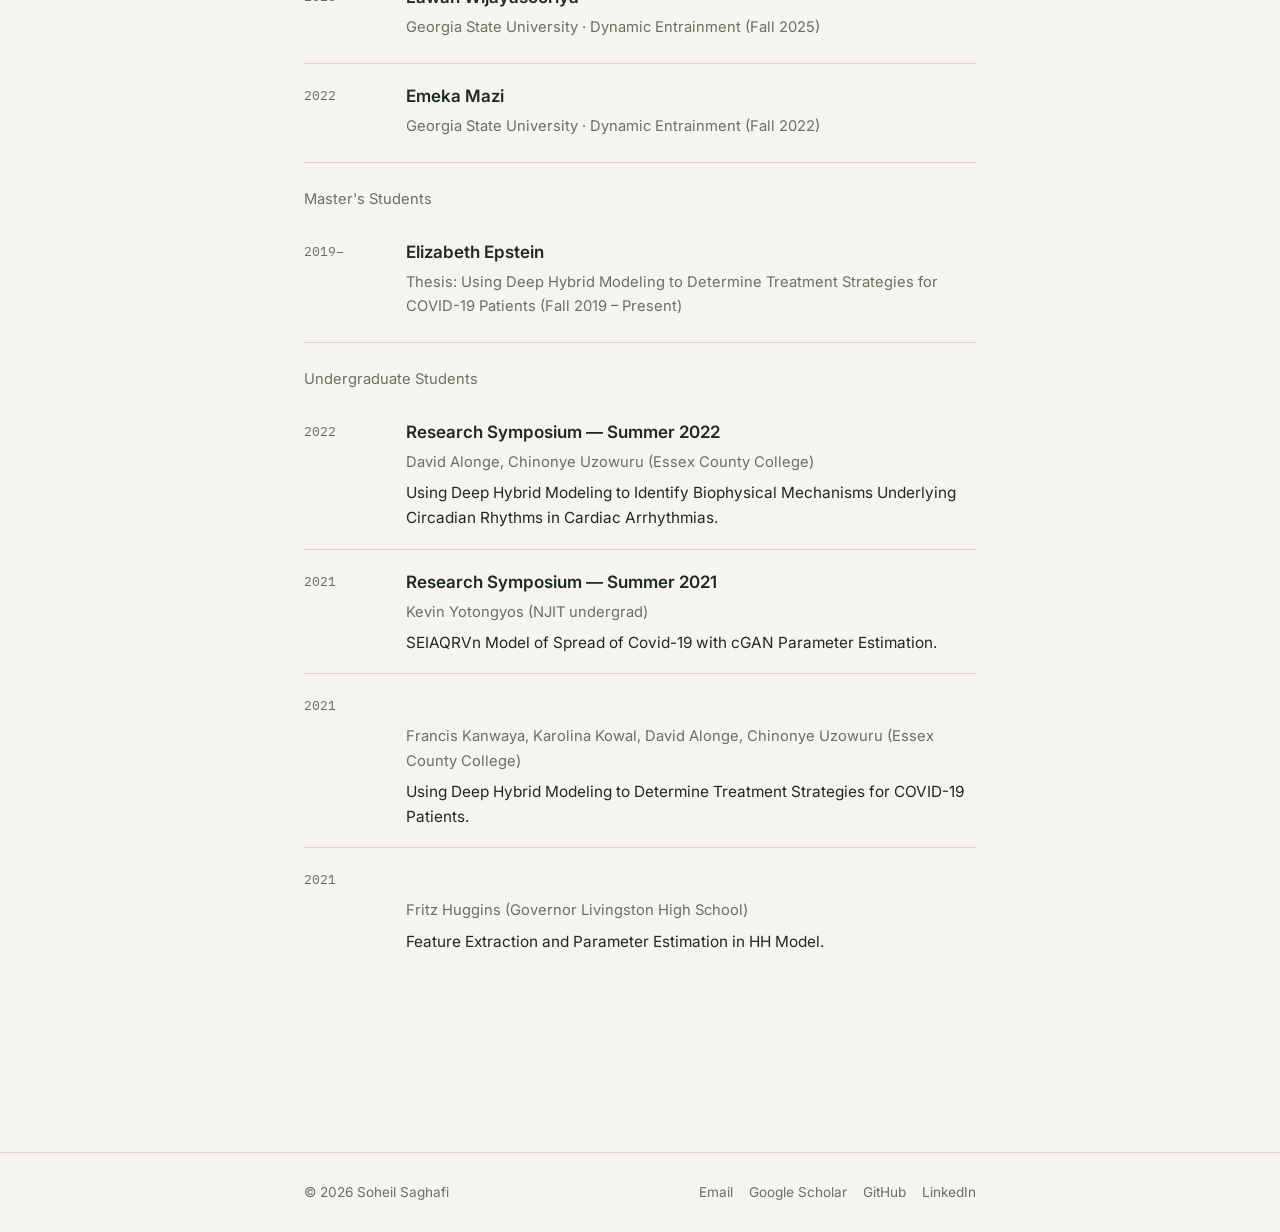
<file: teaching.html>
<!DOCTYPE html>
<html lang="en">
<head>
<meta charset="UTF-8">
<meta name="viewport" content="width=device-width, initial-scale=1.0">

<title>Teaching & Mentorship | Soheil Saghafi</title>

<meta name="description"
      content="Teaching, mentoring, supervision, tutorials, and educational activities by Soheil Saghafi in artificial intelligence, machine learning, mathematics, and biomedical informatics.">

<meta name="keywords"
      content="Teaching, Mentorship, AI education, Machine Learning, Biomedical Informatics, Mathematics, Graduate mentoring, Emory University">

<meta name="author" content="Soheil Saghafi">
<link rel="preconnect" href="https://fonts.googleapis.com">
<link href="https://fonts.googleapis.com/css2?family=Source+Serif+4:wght@400;600;700&family=Inter:wght@400;500;600&family=IBM+Plex+Mono:wght@400;500&display=swap" rel="stylesheet">
<link rel="stylesheet" href="style.css">

<!-- Google Analytics (GA4) -->
<script async src="https://www.googletagmanager.com/gtag/js?id=G-H8VTK8EE1M"></script>
<script>
window.dataLayer = window.dataLayer || [];
function gtag(){dataLayer.push(arguments);}
gtag('js', new Date());

gtag('config', 'G-H8VTK8EE1M');
</script>

</head>
<body>

<header class="site-header">
  <div class="nav-wrap">
    <a class="site-name" href="index.html">Soheil Saghafi</a>
    <nav class="site-nav">
      <a href="index.html">Home</a>
      <a href="publications.html">Publications</a>
      <a href="research.html">Research</a>
      <a href="teaching.html" class="active">Teaching &amp; Mentorship</a>
      <a href="talks.html">Professional Talks</a>
      <a href="contact.html">Contact</a>
    </nav>
  </div>
</header>

<main>

  <h1>Teaching &amp; Mentorship</h1>

  <section>
    <h2>Courses Taught</h2>
    <p class="entry-desc" style="margin-bottom:20px;">Co-Instructor &middot; New Jersey Institute of Technology (NJIT), during Ph.D. studies</p>

    <div class="entry">
      <div class="entry-date">Fall 2022 &amp; 2023</div>
      <div>
        <p class="entry-title">Math 227, Mathematical Modeling</p>
        <p class="entry-meta">Co-Instructor</p>
        <p class="entry-desc">
          An introduction to the mathematical modeling process, covering dynamical
          modeling with difference equations, stochastic modeling with Markov
          chains, statistical modeling with regression, and optimization and
          agent-based models.
        </p>
      </div>
    </div>

    <div class="entry">
      <div class="entry-date">Spring 2023</div>
      <div>
        <p class="entry-title">Math 451-H, Methods of Applied Mathematics II (Capstone II)</p>
        <p class="entry-meta">Co-Instructor</p>
        <p class="entry-desc">
          A capstone course on data assimilation&mdash;combining dynamical models with
          data to understand and predict complex nonlinear systems&mdash;applied to
          neurophysiological data. Students worked on two semester-long projects:
        </p>
        <ul class="entry-desc">
          <li><strong>Dynamical modeling of pyramidal neuron excitability using deep learning</strong> &mdash; building conductance-based ODE models of pyramidal neuron excitability from voltage- and current-clamp data, then using deep learning to refine parameter estimates.</li>
          <li><strong>Dynamical modeling of cardiac excitability using deep learning</strong> &mdash; implementing ODE/PDE models of ventricular cardiomyocytes and using deep learning on ECG data to infer how cardiac excitability parameters shift across the circadian cycle, with implications for the timing of sudden cardiac death.</li>
        </ul>
      </div>
    </div>

    <div class="entry">
      <div class="entry-date">Spring 2022</div>
      <div>
        <p class="entry-title">Math 451-H, Methods of Applied Mathematics II (Capstone II)</p>
        <p class="entry-meta">Co-Instructor</p>
        <p class="entry-desc">
          A capstone course on data assimilation&mdash;combining dynamical models with
          data to understand and predict complex nonlinear systems&mdash;applied to
          neurophysiological data. Students learned sequential and variational
          data assimilation algorithms and computational neuroscience models
          (FitzHugh&ndash;Nagumo, Hodgkin&ndash;Huxley), then applied them in
          semester-long projects such as inferring pyramidal neuron and cardiac
          excitability parameters from experimental data using deep learning.
        </p>
      </div>
    </div>
  </section>

  <section>
    <h2>Seminar Organization</h2>
    <div class="entry">
      <div class="entry-date">Fall 2022&ndash;Spring 2023</div>
      <div>
        <p class="entry-title">Machine Learning and Optimization Seminar</p>
        <p class="entry-meta">Co-Organizer &middot; New Jersey Institute of Technology, Newark, NJ</p>
      </div>
    </div>
  </section>

  <section>
    <h2>Mentoring</h2>

    <p class="entry-meta" style="margin-bottom:8px;">Ph.D. Students</p>
    <div class="entry">
      <div class="entry-date">2025</div>
      <div>
        <p class="entry-title">Lawan Wijayasooriya</p>
        <p class="entry-meta">Georgia State University &middot; Dynamic Entrainment (Fall 2025)</p>
      </div>
    </div>
    <div class="entry">
      <div class="entry-date">2022</div>
      <div>
        <p class="entry-title">Emeka Mazi</p>
        <p class="entry-meta">Georgia State University &middot; Dynamic Entrainment (Fall 2022)</p>
      </div>
    </div>

    <p class="entry-meta" style="margin:24px 0 8px;">Master's Students</p>
    <div class="entry">
      <div class="entry-date">2019&ndash;</div>
      <div>
        <p class="entry-title">Elizabeth Epstein</p>
        <p class="entry-meta">Thesis: Using Deep Hybrid Modeling to Determine Treatment Strategies for COVID-19 Patients (Fall 2019 &ndash; Present)</p>
      </div>
    </div>

    <p class="entry-meta" style="margin:24px 0 8px;">Undergraduate Students</p>

    <div class="entry">
      <div class="entry-date">2022</div>
      <div>
        <p class="entry-title">Research Symposium &mdash; Summer 2022</p>
        <p class="entry-meta">David Alonge, Chinonye Uzowuru (Essex County College)</p>
        <p class="entry-desc">Using Deep Hybrid Modeling to Identify Biophysical Mechanisms Underlying Circadian Rhythms in Cardiac Arrhythmias.</p>
      </div>
    </div>

    <div class="entry">
      <div class="entry-date">2021</div>
      <div>
        <p class="entry-title">Research Symposium &mdash; Summer 2021</p>
        <p class="entry-meta">Kevin Yotongyos (NJIT undergrad)</p>
        <p class="entry-desc">SEIAQRVn Model of Spread of Covid-19 with cGAN Parameter Estimation.</p>
      </div>
    </div>

    <div class="entry">
      <div class="entry-date">2021</div>
      <div>
        <p class="entry-title">&nbsp;</p>
        <p class="entry-meta">Francis Kanwaya, Karolina Kowal, David Alonge, Chinonye Uzowuru (Essex County College)</p>
        <p class="entry-desc">Using Deep Hybrid Modeling to Determine Treatment Strategies for COVID-19 Patients.</p>
      </div>
    </div>

    <div class="entry">
      <div class="entry-date">2021</div>
      <div>
        <p class="entry-title">&nbsp;</p>
        <p class="entry-meta">Fritz Huggins (Governor Livingston High School)</p>
        <p class="entry-desc">Feature Extraction and Parameter Estimation in HH Model.</p>
      </div>
    </div>
  </section>
</main>

<footer class="site-footer">
  <div class="footer-wrap">
    <span>&copy; <span id="year"></span> Soheil Saghafi</span>
    <span class="footer-links">
      <a href="mailto:soheil.saghafi@emory.edu">Email</a>
      <a href="https://scholar.google.com/citations?user=a5TkFIcAAAAJ&hl=en" target="_blank" rel="noopener">Google Scholar</a>
      <a href="https://github.com/Soheil-Saghafi" target="_blank" rel="noopener">GitHub</a>
      <a href="https://www.linkedin.com/in/soheil-saghafi" target="_blank" rel="noopener">LinkedIn</a>
    </span>
  </div>
</footer>

<script>document.getElementById('year').textContent = new Date().getFullYear();</script>
</body>
</html>
</file>
<file: style.css>
/* ===================================================================
   Soheil Saghafi — personal academic site
   Token system:
   Color   — paper #F5F4EF, ink #1E2A22, accent (sage) #5B7052,
             accent-deep #3C4E36, rule #DAD5C7, muted #6B6F63
   Type    — display: 'Source Serif 4' (headings, name)
             body:    'Inter' (paragraphs, nav, UI)
             mono:    'IBM Plex Mono' (labels, eyebrows, dates)
   Layout  — single column, max-width 720px, hairline rules,
             persistent top nav with a left tick-mark on active page
   =================================================================== */

:root {
  --paper: #F5F4EF;
  --paper-raised: #FCFBF8;
  --ink: #1E2A22;
  --muted: #6B6F63;
  --rule: #DAD5C7;
  --accent: #5B7052;
  --accent-deep: #3C4E36;
  --max-w: 720px;
}

* { box-sizing: border-box; }

html {
  -webkit-font-smoothing: antialiased;
  scroll-behavior: smooth;
}

body {
  margin: 0;
  background: var(--paper);
  color: var(--ink);
  font-family: 'Inter', -apple-system, BlinkMacSystemFont, sans-serif;
  font-size: 17px;
  line-height: 1.65;
}

a {
  color: var(--accent-deep);
  text-decoration-color: var(--rule);
  text-underline-offset: 3px;
}
a:hover { color: var(--accent); }
a:focus-visible, button:focus-visible {
  outline: 2px solid var(--accent);
  outline-offset: 3px;
}

h1, h2, h3 {
  font-family: 'Source Serif 4', Georgia, serif;
  font-weight: 600;
  color: var(--ink);
  line-height: 1.2;
  margin: 0 0 0.5em;
}

.eyebrow {
  font-family: 'IBM Plex Mono', monospace;
  font-size: 0.75rem;
  letter-spacing: 0.08em;
  text-transform: uppercase;
  color: var(--muted);
  margin: 0 0 0.6em;
}

/* ---------- layout shell ---------- */
.site-header {
  border-bottom: 1px solid var(--rule);
  background: var(--paper);
  position: sticky;
  top: 0;
  z-index: 10;
}
.nav-wrap {
  max-width: var(--max-w);
  margin: 0 auto;
  padding: 22px 24px;
  display: flex;
  flex-wrap: wrap;
  align-items: baseline;
  justify-content: space-between;
  gap: 12px 24px;
}
.site-name {
  font-family: 'Source Serif 4', serif;
  font-weight: 600;
  font-size: 1.05rem;
  color: var(--ink);
  text-decoration: none;
  white-space: nowrap;
}
nav.site-nav {
  display: flex;
  gap: 22px;
  flex-wrap: wrap;
  font-size: 0.92rem;
}
nav.site-nav a {
  color: var(--muted);
  text-decoration: none;
  position: relative;
  padding-left: 12px;
}
nav.site-nav a::before {
  content: "";
  position: absolute;
  left: 0;
  top: 0.5em;
  width: 6px;
  height: 2px;
  background: var(--rule);
}
nav.site-nav a:hover { color: var(--ink); }
nav.site-nav a.active {
  color: var(--ink);
  font-weight: 600;
}
nav.site-nav a.active::before {
  background: var(--accent);
  width: 8px;
}

main {
  max-width: var(--max-w);
  margin: 0 auto;
  padding: 56px 24px 96px;
}

.site-footer {
  border-top: 1px solid var(--rule);
  margin-top: 40px;
}
.footer-wrap {
  max-width: var(--max-w);
  margin: 0 auto;
  padding: 28px 24px;
  display: flex;
  justify-content: space-between;
  flex-wrap: wrap;
  gap: 12px;
  font-size: 0.85rem;
  color: var(--muted);
}
.footer-links { display: flex; gap: 16px; }
.footer-links a { color: var(--muted); text-decoration: none; }
.footer-links a:hover { color: var(--accent-deep); }

/* ---------- home / hero ---------- */
.hero {
  display: flex;
  gap: 32px;
  align-items: flex-start;
  margin-bottom: 48px;
}
.avatar {
  flex: none;
  width: 108px;
  height: 108px;
  border-radius: 50%;
  background: var(--paper-raised);
  border: 1px solid var(--rule);
  display: flex;
  align-items: center;
  justify-content: center;
  font-family: 'Source Serif 4', serif;
  font-size: 2rem;
  color: var(--muted);
  overflow: hidden;
}
.avatar img {
  width: 100%;
  height: 100%;
  object-fit: cover;
  object-position: center top;
}
.hero h1 { font-size: 2rem; margin-bottom: 0.15em; }
.hero .role { color: var(--muted); font-size: 1.02rem; margin-bottom: 0; }

.tag-row {
  display: flex;
  flex-wrap: wrap;
  gap: 8px;
  margin: 18px 0 8px;
}
.tag {
  font-family: 'IBM Plex Mono', monospace;
  font-size: 0.78rem;
  color: var(--accent-deep);
  background: rgba(91, 112, 82, 0.08);
  border: 1px solid rgba(91, 112, 82, 0.25);
  padding: 4px 10px;
  border-radius: 3px;
}

section { margin-bottom: 44px; }
section > h2 {
  font-size: 1.3rem;
  border-bottom: 1px solid var(--rule);
  padding-bottom: 10px;
  margin-bottom: 18px;
}

/* ---------- entry list (publications / teaching / research) ---------- */
.entry {
  padding: 18px 0;
  border-bottom: 1px solid var(--rule);
  display: grid;
  grid-template-columns: 84px 1fr;
  gap: 18px;
}
.entry:last-child { border-bottom: none; }
.entry-date {
  font-family: 'IBM Plex Mono', monospace;
  font-size: 0.82rem;
  color: var(--muted);
  padding-top: 3px;
}
.entry-title {
  font-weight: 600;
  margin: 0 0 4px;
}
.entry-meta {
  color: var(--muted);
  font-size: 0.92rem;
  margin: 0 0 6px;
}
.entry-desc { margin: 0; font-size: 0.96rem; }
ul.entry-desc {
  padding-left: 1.15em;
  margin: 6px 0 0;
}
ul.entry-desc li { margin-bottom: 4px; }
ul.entry-desc li:last-child { margin-bottom: 0; }
.entry-links { margin-top: 8px; font-size: 0.88rem; display: flex; gap: 14px; }

.placeholder-note {
  font-family: 'IBM Plex Mono', monospace;
  font-size: 0.78rem;
  color: var(--accent-deep);
  background: rgba(91,112,82,0.07);
  border-left: 3px solid var(--accent);
  padding: 10px 14px;
  margin: 0 0 28px;
}

/* ---------- contact ---------- */
.contact-list {
  list-style: none;
  padding: 0;
  margin: 0;
  display: grid;
  gap: 14px;
}
.contact-list li {
  display: flex;
  gap: 14px;
  align-items: baseline;
  padding-bottom: 12px;
  border-bottom: 1px solid var(--rule);
}
.contact-list .label {
  font-family: 'IBM Plex Mono', monospace;
  font-size: 0.78rem;
  color: var(--muted);
  width: 92px;
  flex: none;
  text-transform: uppercase;
  letter-spacing: 0.06em;
}

/* ---------- responsive ---------- */
@media (max-width: 560px) {
  .hero { flex-direction: column; align-items: flex-start; }
  .entry { grid-template-columns: 1fr; gap: 4px; }
  .entry-date { padding-top: 0; }
  nav.site-nav { gap: 14px 18px; }
}

@media (prefers-reduced-motion: reduce) {
  html { scroll-behavior: auto; }
}

/* ---------- research areas: clickable accordion cards ---------- */
.research-accordion {
  border: 1px solid var(--rule);
  border-left: 3px solid var(--accent);
  border-radius: 8px;
  background: var(--paper-raised);
  margin-bottom: 20px;
  overflow: hidden;
  box-shadow: 0 1px 2px rgba(30,42,34,0.05), 0 3px 10px rgba(30,42,34,0.03);
  transition: box-shadow 0.2s;
}
.research-accordion:hover {
  box-shadow: 0 2px 4px rgba(30,42,34,0.07), 0 6px 16px rgba(30,42,34,0.05);
}
.research-accordion summary {
  list-style: none;
  cursor: pointer;
  padding: 22px 64px 22px 26px;
  position: relative;
  display: block;
  transition: background 0.15s;
}
.research-accordion summary::-webkit-details-marker { display: none; }
.research-accordion summary:hover { background: rgba(91,112,82,0.045); }
.research-accordion summary:focus-visible {
  outline: 2px solid var(--accent);
  outline-offset: -2px;
}
.ra-num {
  display: block;
  font-family: 'IBM Plex Mono', monospace;
  font-size: 0.72rem;
  letter-spacing: 0.08em;
  color: var(--accent);
  margin-bottom: 6px;
}
.ra-title {
  display: block;
  font-family: 'Source Serif 4', serif;
  font-weight: 600;
  font-size: 1.18rem;
  color: var(--ink);
  margin-bottom: 7px;
}
.ra-desc {
  display: block;
  font-size: 0.89rem;
  color: var(--muted);
  max-width: 62ch;
  line-height: 1.55;
}
.ra-chevron {
  position: absolute;
  top: 24px;
  right: 24px;
  width: 30px;
  height: 30px;
  border-radius: 50%;
  border: 1px solid var(--rule);
  background: var(--paper);
  transition: transform 0.2s, border-color 0.2s, background 0.2s;
}
.ra-chevron::before {
  content: "";
  position: absolute;
  top: 50%;
  left: 50%;
  width: 8px;
  height: 8px;
  border-right: 2px solid var(--muted);
  border-bottom: 2px solid var(--muted);
  transform: translate(-65%, -50%) rotate(-45deg);
}
.research-accordion:hover .ra-chevron { border-color: var(--accent); }
.research-accordion[open] .ra-chevron {
  transform: rotate(90deg);
  background: var(--accent);
  border-color: var(--accent);
}
.research-accordion[open] .ra-chevron::before {
  border-color: #fff;
}
.research-accordion[open] summary {
  border-bottom: 1px solid var(--rule);
  background: rgba(91,112,82,0.045);
}
.ra-body {
  padding: 24px 26px 28px;
}
.ra-body p { margin: 0 0 14px; }
.ra-body p:last-child { margin-bottom: 0; }

.ra-project {
  border: 1px solid var(--rule);
  border-radius: 7px;
  background: var(--paper);
  margin-top: 14px;
  overflow: hidden;
  transition: border-color 0.15s, box-shadow 0.15s;
}
.ra-project:first-child {
  margin-top: 0;
}
.ra-project:hover {
  border-color: #C7C0AD;
  box-shadow: 0 1px 2px rgba(30,42,34,0.05), 0 4px 12px rgba(30,42,34,0.04);
}
.ra-project[open] {
  border-color: rgba(91,112,82,0.4);
}
.ra-project-summary {
  list-style: none;
  cursor: pointer;
  padding: 17px 58px 17px 20px;
  position: relative;
  display: flex;
  align-items: center;
  min-height: 24px;
  transition: background 0.15s;
}
.ra-project-summary::-webkit-details-marker { display: none; }
.ra-project-summary:hover { background: rgba(91,112,82,0.045); }
.ra-project-summary:focus-visible {
  outline: 2px solid var(--accent);
  outline-offset: -2px;
}
.ra-project[open] .ra-project-summary {
  background: rgba(91,112,82,0.045);
  border-bottom: 1px solid var(--rule);
}
.ra-project-title {
  font-family: 'Source Serif 4', serif;
  font-weight: 600;
  font-size: 1.02rem;
  color: var(--ink);
  line-height: 1.4;
}
.ra-project-chevron {
  position: absolute;
  top: 50%;
  right: 16px;
  transform: translateY(-50%);
  width: 26px;
  height: 26px;
  border-radius: 50%;
  border: 1px solid var(--rule);
  background: var(--paper-raised);
  transition: transform 0.2s, border-color 0.2s, background 0.2s;
  flex: none;
}
.ra-project-chevron::before {
  content: "";
  position: absolute;
  top: 50%;
  left: 50%;
  width: 7px;
  height: 7px;
  border-right: 2px solid var(--muted);
  border-bottom: 2px solid var(--muted);
  transform: translate(-65%, -50%) rotate(-45deg);
  transition: border-color 0.2s;
}
.ra-project:hover .ra-project-chevron { border-color: var(--accent); }
.ra-project[open] .ra-project-chevron {
  transform: translateY(-50%) rotate(90deg);
  background: var(--accent);
  border-color: var(--accent);
}
.ra-project[open] .ra-project-chevron::before {
  border-color: #fff;
}
.ra-project-body {
  padding: 20px 20px 22px;
}
.ra-project-body p:first-child {
  margin-top: 0;
}
.ra-figure {
  margin-top: 16px;
  background: var(--paper);
  border: 1px solid var(--rule);
  border-radius: 6px;
  padding: 16px;
}
.ra-figure video {
  width: 100%;
  max-width: 420px;
  display: block;
  margin: 0 auto;
  border-radius: 4px;
  background: #000;
}
.ra-figure-caption {
  font-size: 0.82rem;
  color: var(--muted);
  margin: 12px 0 0 !important;
  text-align: center;
}

.ra-video-row {
  display: grid;
  grid-template-columns: 1fr;
  gap: 28px;
}
.ra-video-item {
  display: flex;
  flex-direction: column;
}
.ra-video-item video {
  width: 100%;
  max-width: 560px;
  margin: 0 auto;
  display: block;
  border-radius: 4px;
  background: #000;
  border: 1px solid var(--rule);
}
.ra-video-label {
  font-family: 'IBM Plex Mono', monospace;
  font-size: 0.78rem;
  letter-spacing: 0.04em;
  text-transform: uppercase;
  color: var(--accent-deep);
  margin: 12px 0 5px;
  text-align: center;
}
.ra-video-caption {
  font-size: 0.86rem;
  color: var(--muted);
  margin: 0;
  text-align: center;
  max-width: 560px;
  margin-left: auto;
  margin-right: auto;
  line-height: 1.5;
}

@media (max-width: 680px) {
  .ra-video-row {
    grid-template-columns: 1fr;
  }
}

/* ---------- pipeline walkthrough demo ---------- */
.pipeline-demo {
  background: var(--paper-raised);
  border: 1px solid var(--rule);
  border-radius: 8px;
  padding: 24px;
  margin-top: 18px;
  box-shadow: 0 1px 3px rgba(30,42,34,0.06), 0 4px 14px rgba(30,42,34,0.04);
}
.pipeline-steps {
  display: flex;
  flex-wrap: wrap;
  gap: 6px;
  margin-bottom: 22px;
  padding-bottom: 18px;
  border-bottom: 1px solid var(--rule);
}
.pipeline-dot {
  display: flex;
  align-items: center;
  gap: 7px;
  background: transparent;
  border: 1px solid var(--rule);
  border-radius: 20px;
  padding: 5px 13px 5px 5px;
  font-family: 'Inter', sans-serif;
  font-size: 0.78rem;
  color: var(--muted);
  cursor: pointer;
  transition: border-color 0.15s, color 0.15s, background 0.15s;
}
.pipeline-dot:hover { border-color: var(--accent); }
.pipeline-dot.done {
  border-color: rgba(91,112,82,0.35);
  color: var(--accent-deep);
}
.pipeline-dot.active {
  border-color: var(--accent);
  background: rgba(91,112,82,0.06);
  color: var(--ink);
  font-weight: 600;
}
.pipeline-dot-num {
  display: inline-flex;
  align-items: center;
  justify-content: center;
  width: 19px;
  height: 19px;
  border-radius: 50%;
  background: var(--rule);
  color: var(--ink);
  font-family: 'IBM Plex Mono', monospace;
  font-size: 0.68rem;
  flex: none;
}
.pipeline-dot.done .pipeline-dot-num {
  background: var(--accent-deep);
  color: #fff;
}
.pipeline-dot.active .pipeline-dot-num {
  background: var(--accent);
  color: #fff;
}
.pipeline-panel { min-height: 60px; }
.pipeline-step-title {
  font-family: 'Source Serif 4', serif;
  font-weight: 600;
  font-size: 1.1rem;
  margin: 0 0 8px;
}
.pipeline-step-desc {
  font-size: 0.9rem;
  color: var(--muted);
  margin: 0 0 18px;
  max-width: 64ch;
  line-height: 1.6;
}
.pipeline-equation {
  font-family: 'IBM Plex Mono', monospace;
  font-size: 0.92rem;
  color: var(--ink);
  background: var(--paper);
  border: 1px solid var(--rule);
  border-radius: 6px;
  padding: 28px 26px;
  line-height: 1.7;
}
.pipeline-eq-line { white-space: normal; }
.pipeline-eq-sub {
  margin-top: 10px;
  color: var(--muted);
  font-size: 0.85rem;
}
#pipeline-canvas {
  width: 100%;
  height: auto;
  background: var(--paper);
  border: 1px solid var(--rule);
  border-radius: 6px;
  display: block;
}
.pipeline-nav {
  display: flex;
  justify-content: space-between;
  margin-top: 20px;
}
.pipeline-nav button {
  font-family: 'Inter', sans-serif;
  font-size: 0.84rem;
  font-weight: 600;
  border-radius: 6px;
  padding: 9px 20px;
  cursor: pointer;
  border: 1px solid transparent;
  transition: background 0.15s, border-color 0.15s, transform 0.1s, box-shadow 0.15s;
}
#pipeline-prev {
  color: var(--accent-deep);
  background: var(--paper);
  border-color: var(--rule);
}
#pipeline-prev:hover:not(:disabled) {
  border-color: var(--accent);
  background: rgba(91,112,82,0.06);
}
#pipeline-next {
  color: #fff;
  background: var(--accent);
  box-shadow: 0 1px 2px rgba(30,42,34,0.15);
}
#pipeline-next:hover:not(:disabled) {
  background: var(--accent-deep);
  box-shadow: 0 2px 5px rgba(30,42,34,0.2);
}
.pipeline-nav button:active:not(:disabled) {
  transform: translateY(1px);
}
.pipeline-nav button:focus-visible {
  outline: 2px solid var(--accent);
  outline-offset: 2px;
}
.pipeline-nav button:disabled {
  opacity: 0.35;
  cursor: default;
  box-shadow: none;
}

@media (max-width: 560px) {
  .pipeline-dot-label { display: none; }
  .pipeline-equation { padding: 20px 16px; font-size: 0.82rem; }
}
</file>
